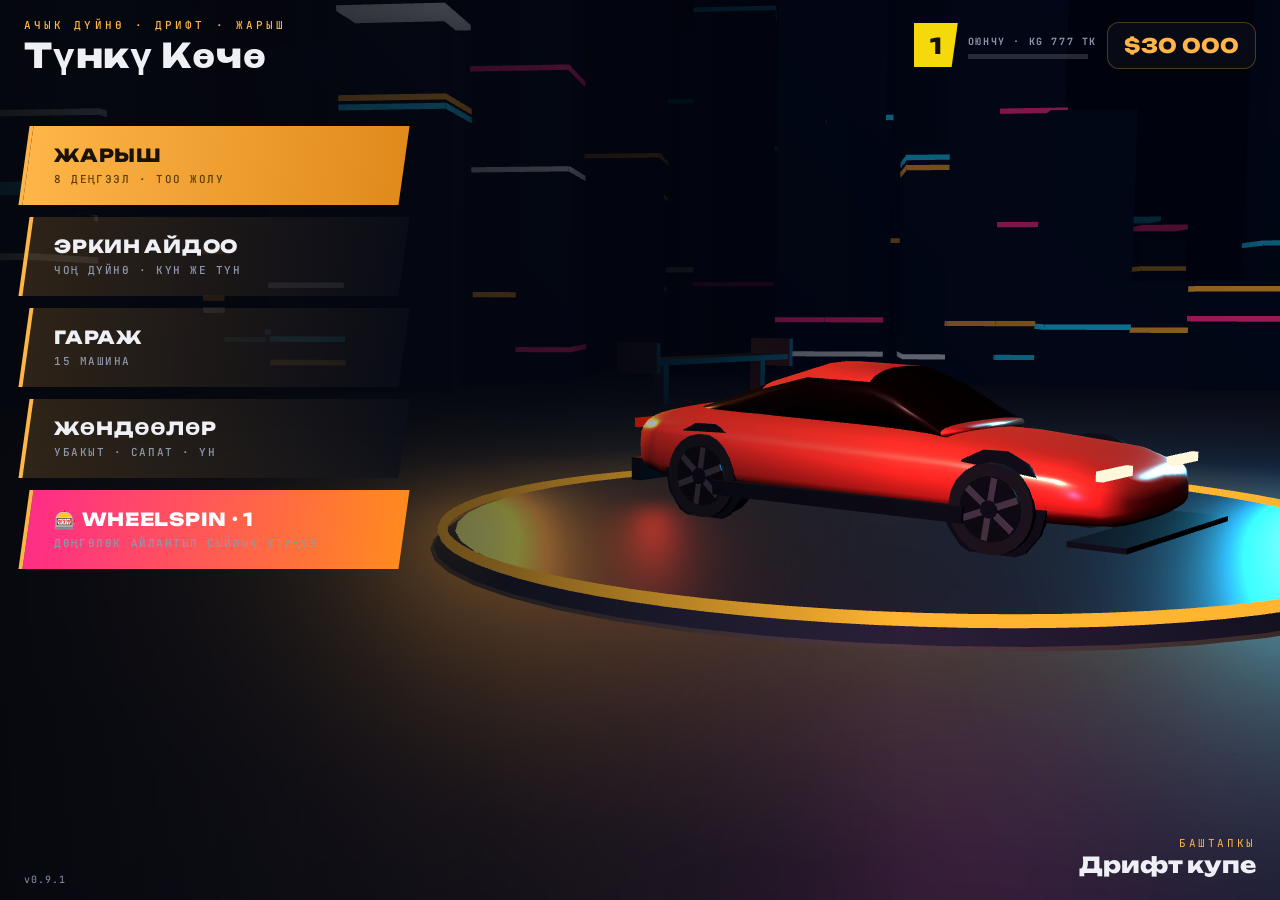
<file: index.html>
<!doctype html>
<html lang="ky">
<head>
<meta charset="utf-8">
<meta name="viewport" content="width=device-width,initial-scale=1,viewport-fit=cover,user-scalable=no">
<meta name="theme-color" content="#0a0d15">
<title>Түнкү Көчө</title>
<link rel="preconnect" href="https://fonts.googleapis.com">
<link rel="preconnect" href="https://fonts.gstatic.com" crossorigin>
<link rel="stylesheet" href="https://fonts.googleapis.com/css2?family=Unbounded:wght@500;800&family=JetBrains+Mono:wght@500;700&display=swap">
<link rel="stylesheet" href="css/base.css">
<link rel="stylesheet" href="css/hud.css">
<link rel="stylesheet" href="css/menu.css">
</head>
<body>
<canvas id="gl"></canvas>

<!-- ===== Оюндун ичиндеги HUD ===== -->
<div id="hud" hidden>
  <!-- сол жогору: деңгээл + миссия -->
  <div class="hud tl">
    <div class="lvl"><b id="lvlNum">1</b><div><span>ДЕҢГЭЭЛ</span><i><em id="lvlBar"></em></i></div></div>
    <div class="mpanel" id="mission" hidden><div class="sub" id="mTitle"></div><div class="mbig" id="mMain"></div><div class="sub" id="mSub"></div></div>
  </div>
  <!-- ортоңку жогору: упай тегереги -->
  <div class="hud score" id="score">
    <span class="spts" id="scorePts">0</span>
    <div class="ring"><svg viewBox="0 0 100 100"><circle cx="50" cy="50" r="42" class="rbg"/><circle cx="50" cy="50" r="42" class="rfg" id="scoreArc"/></svg><b id="scoreMult">X1</b></div>
    <span class="slbl" id="scoreLbl"></span>
  </div>
  <!-- оң жогору: акча, FPS, баскычтар -->
  <div class="hud tr">
    <div class="money"><div id="fps" hidden>60 fps</div><div class="cr"><i>CR</i><b id="cash">0</b></div><div class="delta" id="cashDelta"></div><div class="sub">Рекорд · <span id="best">0</span></div></div>
    <div class="col">
      <button class="iconbtn" id="pauseBtn" aria-label="Тыным">II</button>
      <button class="iconbtn" id="mapBtn" aria-label="Чоң карта">M</button>
      <button class="iconbtn" id="reset" aria-label="Жолго кайтаруу">R</button>
      <button class="iconbtn" id="camBtn" aria-label="Камера">C</button>
      <button class="iconbtn rw" data-ctl="rw" aria-label="Артка тартуу (кармап туруңуз)">⟲</button>
      <button class="iconbtn ph" id="photoBtn" aria-label="Фото режим жана дрон"><svg viewBox="0 0 24 24" width="20" height="20"><path fill="currentColor" d="M9 4 7.5 6H4a2 2 0 0 0-2 2v10a2 2 0 0 0 2 2h16a2 2 0 0 0 2-2V8a2 2 0 0 0-2-2h-3.5L15 4H9zm3 4.5a4.5 4.5 0 1 1 0 9 4.5 4.5 0 0 1 0-9zm0 2a2.5 2.5 0 1 0 0 5 2.5 2.5 0 0 0 0-5z"/></svg></button>
    </div>
  </div>
  <!-- сол ылдый: мини-карта + бензин -->
  <div class="hud bl">
    <canvas id="map" width="340" height="340" title="M — чоң карта"></canvas>
    <div class="blrow"><span class="key">M</span><span class="fuel" id="fuelTxt">БЕНЗИН 40L</span><span class="chip" id="modeChip">SPORT</span><span class="chip season" id="seasonChip" hidden></span></div>
  </div>
  <!-- оң ылдый: тахометр -->
  <canvas class="hud" id="tacho" width="440" height="320"></canvas>
  <svg id="arrow" class="hud" viewBox="-30 -30 60 60" hidden><path d="M0-24 18 16 0 8-18 16z"/></svg>
  <div class="hud planehud" id="planeHud" hidden></div>
  <div class="hud toast" id="toast"><b id="toastT"></b><small id="toastS"></small></div>
  <div class="hud prompt" id="prompt" hidden><span id="promptT"></span><button class="act" id="promptBtn" hidden></button></div>
  <div id="count"></div>
  <div id="speedfx"></div><div id="vignette"></div><div id="rewindfx"><b>⟲ АРТКА</b></div>
  <div class="ctl l">
    <div class="pad" data-ctl="left" aria-label="Солго"><svg viewBox="0 0 24 24"><path d="M15 4 6 12l9 8z"/></svg></div>
    <div class="pad" data-ctl="right" aria-label="Оңго"><svg viewBox="0 0 24 24"><path d="m9 4 9 8-9 8z"/></svg></div>
  </div>
  <div class="ctl r">
    <div class="stack"><div class="pad small n2o" data-ctl="n2o">N2O</div><div class="pad small" data-ctl="brake">ТОРМОЗ</div><div class="pad small" data-ctl="hb">ДРИФТ</div></div>
    <div class="pad gas" data-ctl="gas">ГАЗ</div>
  </div>
</div>

<!-- ===== Чоң карта (M) ===== -->
<div id="bigmap" hidden>
  <canvas id="bigcv"></canvas>
  <div class="bm-head">
    <div class="bm-brand"><b>КАРТА</b><span id="bmInfo">Каалаган жерди басыңыз</span></div>
    <div class="bm-player" id="bmPlayer"></div>
    <button class="iconbtn" id="bmClose" aria-label="Жабуу">✕</button>
  </div>
  <div class="bm-legend" id="bmLegend" hidden></div>
  <div class="bm-event" id="bmEvent" hidden></div>
  <div class="bm-zoom"><button class="iconbtn" id="bmIn" aria-label="Чоңойтуу">+</button><button class="iconbtn" id="bmOut" aria-label="Кичирейтүү">−</button><button class="iconbtn" id="bmMe" aria-label="Машинага">◎</button></div>
  <div class="bm-foot">
    <div class="bm-keys"><span><i>ESC</i>АРТКА</span><span><i>X</i>МАРШРУТ</span><span><i>L</i>ЛЕГЕНДА</span><span><i>+/−</i>МАСШТАБ</span></div>
    <div class="bm-act"><button class="act ghost" id="bmLeg">ЛЕГЕНДА</button><button class="act ghost" id="bmClear" hidden>БЕЛГИНИ ӨЧҮРҮҮ</button><button class="act ghost" id="bmRoute" disabled>МАРШРУТ</button><button class="act" id="bmGo" disabled>БАРУУ</button></div>
  </div>
</div>

<!-- ===== Меню экрандары (menu.js толтурат) ===== -->
<div id="ui">
  <section class="screen" id="scr-main" hidden></section>
  <section class="screen" id="scr-levels" hidden></section>
  <section class="screen" id="scr-free" hidden></section>
  <section class="screen" id="scr-garage" hidden></section>
  <section class="screen" id="scr-settings" hidden></section>
  <section class="screen dim" id="scr-pause" hidden></section>
  <section class="screen dim" id="scr-spin" hidden></section>
  <div id="photo" hidden></div>
  <section class="screen dim" id="scr-result" hidden></section>
  <section class="screen loading" id="scr-loading" hidden>
    <div class="ld-bg"></div>
    <div class="ld-box">
      <div class="ld-brand"><small>Ачык дүйнө · Дрифт · Жарыш</small>Түнкү Көчө</div>
      <div class="ld-level" id="ldName">ЭРКИН АЙДОО</div>
      <div class="ld-sub" id="ldSub"></div>
      <div class="ld-bar"><em></em></div>
      <div class="ld-row"><span id="ldStep">Дүйнө курулууда…</span><span class="ld-dots"><i></i><i></i><i></i></span></div>
      <div class="ld-tip"><b>КЕҢЕШ</b><span id="ldTip"></span></div>
    </div>
  </section>
</div>

<script src="libs/three.min.js"></script>
<script src="libs/GLTFLoader.js"></script>
<script src="js/config.js"></script>
<script src="js/core/storage.js"></script>
<script src="js/core/input.js"></script>
<script src="js/core/audio.js"></script>
<script src="js/cars/carBuilder.js"></script>
<script src="js/cars/cars.js"></script>
<script src="js/cars/physics.js"></script>
<script src="js/world/environment.js"></script>
<script src="js/world/mountains.js"></script>
<script src="js/world/mapCity.js"></script>
<script src="js/world/nature.js"></script>
<script src="js/world/props.js"></script>
<script src="js/world/decor.js"></script>
<script src="js/world/fx.js"></script>
<script src="js/world/weather.js"></script>
<script src="js/world/mapTouge.js"></script>
<script src="js/world/mapWorld.js"></script>
<script src="js/levels/levels.js"></script>
<script src="js/ui/showroom.js"></script>
<script src="js/ui/hud.js"></script>
<script src="js/ui/bigmap.js"></script>
<script src="js/ui/menu.js"></script>
<script src="js/core/photo.js"></script>
<script src="js/core/plane.js"></script>
<script src="js/core/horizon.js"></script>
<script src="js/core/postfx.js"></script>
<script src="js/core/game.js"></script>
</body>
</html>
</file>
<file: css/base.css>
:root{
  --night:#0a0d15; --panel:rgba(12,15,25,.72); --line:rgba(255,181,71,.28);
  --ink:#eef0f6; --dim:#8f97ab; --amber:#ffb547; --hot:#ff5a4e; --ok:#52d6a0;
  --display:'Unbounded','Arial Black',system-ui,sans-serif;
  --mono:'JetBrains Mono',ui-monospace,Menlo,Consolas,monospace;
  color-scheme:dark;
}
*{box-sizing:border-box}
html,body{height:100%;margin:0}
body{background:var(--night);color:var(--ink);overflow:hidden;font-family:var(--mono);font-size:14px;
  touch-action:none;user-select:none;-webkit-user-select:none;-webkit-tap-highlight-color:transparent}
#gl{position:fixed;inset:0;width:100%;height:100%;display:block}
[hidden]{display:none!important}
button{font-family:inherit;color:inherit}
button:focus-visible,.card:focus-visible{outline:2px solid var(--amber);outline-offset:2px}
</file>
<file: css/hud.css>
/* ===== Оюн ичиндеги HUD (CarX Street стилинде) ===== */
.hud{position:fixed;pointer-events:none;z-index:5}
.sub{font-size:11px;color:var(--dim);letter-spacing:.08em;text-transform:uppercase}
.tl{top:calc(12px + env(safe-area-inset-top,0px));left:max(16px,env(safe-area-inset-left,0px));display:flex;flex-direction:column;gap:10px;align-items:flex-start}
.lvl{display:flex;align-items:center;gap:8px}
.lvl b{display:grid;place-items:center;width:34px;height:34px;background:#f5d90a;color:#111;font:800 17px var(--display);clip-path:polygon(0 0,100% 0,85% 100%,0 100%)}
.lvl span{font:700 10px var(--mono);letter-spacing:.2em;color:var(--dim)}
.lvl i{display:block;width:110px;height:5px;background:rgba(255,255,255,.15);margin-top:4px}
.lvl em{display:block;height:100%;width:0;background:#5ee0ff}
.mpanel{display:flex;flex-direction:column;gap:3px;min-width:190px;padding:10px 14px;background:var(--panel);border-left:3px solid var(--amber);backdrop-filter:blur(6px)}
.mbig{font:800 24px/1 var(--display);font-variant-numeric:tabular-nums;color:var(--amber)}
.mbig.warn{color:var(--hot)}
/* упай тегереги */
.score{top:calc(10px + env(safe-area-inset-top,0px));left:50%;transform:translateX(-50%);display:flex;align-items:center;gap:12px;opacity:0;transition:opacity .25s}
.score.show{opacity:1}
.score .ring{position:relative;width:86px;height:86px}
.score svg{width:100%;height:100%;transform:rotate(-90deg)}
.score .rbg{fill:rgba(10,13,21,.35);stroke:rgba(255,255,255,.25);stroke-width:5}
.score .rfg{fill:none;stroke:#3cf0b0;stroke-width:6;stroke-linecap:round;stroke-dasharray:264;stroke-dashoffset:264;transition:stroke-dashoffset .1s}
.score .ring b{position:absolute;inset:0;display:grid;place-items:center;font:800 24px var(--display);color:#fff;text-shadow:0 2px 8px rgba(0,0,0,.6)}
.score .spts{font:800 26px var(--display);color:#3cf0b0;min-width:90px;text-align:right;text-shadow:0 2px 10px rgba(0,0,0,.5);font-variant-numeric:tabular-nums}
.score .slbl{font:800 18px var(--display);color:#fff;min-width:150px;text-shadow:0 2px 10px rgba(0,0,0,.6)}
.score .slbl em{font-style:normal;color:#f5d90a}
.score.bank .spts{color:#f5d90a}.score.fail .spts{color:var(--hot)}.score.fail .rfg{stroke:var(--hot)}
/* оң жогору */
.tr{top:calc(10px + env(safe-area-inset-top,0px));right:max(16px,env(safe-area-inset-right,0px));display:flex;gap:10px;align-items:flex-start}
.tr .col{display:flex;flex-direction:column;gap:8px}
.money{text-align:right;display:flex;flex-direction:column;gap:4px;align-items:flex-end}
.money .cr{display:flex;align-items:center;gap:8px;font:800 22px var(--display);background:rgba(10,13,21,.45);padding:4px 10px}
.money .cr i{font:900 11px var(--mono);font-style:normal;color:#0b3a10;background:#6ee66a;border-radius:10px;padding:2px 6px}
.money .delta{font:800 15px var(--display);color:#6ee66a;opacity:0;transition:opacity .3s}
.money .delta.on{opacity:1}
#fps{font:800 22px var(--display);color:#6ee66a;background:rgba(10,13,21,.45);padding:2px 10px}
.iconbtn{pointer-events:auto;width:40px;height:40px;border-radius:10px;border:1px solid var(--line);background:var(--panel);font:700 12px var(--mono);cursor:pointer}
/* сол ылдый */
.bl{bottom:calc(10px + env(safe-area-inset-bottom,0px));left:max(16px,env(safe-area-inset-left,0px));display:flex;flex-direction:column;gap:6px;align-items:flex-start}
#map{width:190px;height:190px;border-radius:50%;pointer-events:auto;cursor:pointer}
.blrow{display:flex;gap:8px;align-items:center;font:700 11px var(--mono);letter-spacing:.1em}
.key{display:inline-grid;place-items:center;min-width:20px;height:20px;padding:0 4px;background:#e8eaee;color:#111;border-radius:3px;font:800 11px var(--mono)}
.fuel{color:#f5c84a}.fuel.low{color:var(--hot);animation:blink 1s infinite}
@keyframes blink{50%{opacity:.35}}
.chip{background:#c9f23a;color:#111;padding:2px 6px;font:800 11px var(--display)}
.chip.tc{background:#5ee0ff}
/* тахометр */
#tacho{right:max(10px,env(safe-area-inset-right,0px));bottom:calc(4px + env(safe-area-inset-bottom,0px));width:330px;height:240px}
#arrow{width:54px;height:54px;top:calc(108px + env(safe-area-inset-top,0px));left:50%;margin-left:-27px;fill:var(--amber);filter:drop-shadow(0 0 8px rgba(255,181,71,.6))}
.toast{top:30%;left:50%;transform:translateX(-50%);text-align:center;opacity:0;transition:opacity .3s}
.toast.on{opacity:1}
.toast b{display:block;font:800 clamp(24px,4.4vw,40px)/1.1 var(--display);color:#f5d90a;text-shadow:0 3px 16px rgba(0,0,0,.6)}
.toast small{font:700 13px var(--mono);letter-spacing:.14em;color:#fff;text-shadow:0 2px 8px rgba(0,0,0,.8)}
.prompt{bottom:calc(150px + env(safe-area-inset-bottom,0px));left:50%;transform:translateX(-50%);display:flex;gap:10px;align-items:center;background:var(--panel);border:1px solid var(--line);padding:10px 14px;pointer-events:auto;font:700 13px var(--mono);letter-spacing:.08em}
.prompt .act{padding:10px 16px;font-size:13px}
#count{position:fixed;inset:0;display:grid;place-items:center;z-index:8;pointer-events:none;font:800 clamp(80px,22vw,200px)/1 var(--display);color:var(--amber);text-shadow:0 0 50px rgba(255,181,71,.55);opacity:0}
#count.pop{animation:pop .9s ease-out}
@keyframes pop{0%{opacity:0;transform:scale(1.8)}25%{opacity:1;transform:scale(1)}80%{opacity:1}100%{opacity:0;transform:scale(.9)}}
/* телефон баскычтары */
.ctl{position:fixed;z-index:6;bottom:calc(14px + env(safe-area-inset-bottom,0px));display:flex;gap:10px;align-items:flex-end}
.ctl.l{left:max(16px,env(safe-area-inset-left,0px))}
.ctl.r{right:max(16px,env(safe-area-inset-right,0px))}
.pad{width:78px;height:78px;border-radius:18px;border:1px solid rgba(255,255,255,.18);background:var(--panel);font:700 11px var(--mono);letter-spacing:.06em;display:grid;place-items:center;touch-action:none;cursor:pointer;backdrop-filter:blur(6px)}
.pad svg{width:30px;height:30px;fill:currentColor}
.pad.on{background:rgba(255,181,71,.25);border-color:var(--amber);color:var(--amber)}
.pad.gas{height:150px;width:82px}
.pad.n2o{color:#5ee0ff;border-color:rgba(94,224,255,.5)}
.stack{display:flex;flex-direction:column;gap:8px}
.pad.small{height:45px}
@media (hover:hover) and (pointer:fine){.ctl{display:none}}
@media (pointer:coarse){
  .bl{top:calc(56px + env(safe-area-inset-top,0px));bottom:auto}
  #map{width:120px;height:120px}
  .tl{top:calc(10px + env(safe-area-inset-top,0px))}
  .tl .mpanel{position:fixed;top:calc(10px + env(safe-area-inset-top,0px));left:50%;transform:translateX(-50%);min-width:160px;padding:6px 10px}
  .score{top:calc(70px + env(safe-area-inset-top,0px))}
  .score .ring{width:62px;height:62px}.score .spts,.score .slbl{font-size:16px;min-width:70px}
  #tacho{width:200px;height:145px;bottom:auto;top:calc(100px + env(safe-area-inset-top,0px));right:max(8px,env(safe-area-inset-right,0px))}
  .tr .col{flex-direction:row}
  .money .cr{font-size:16px}
}
/* ===== чоң карта ===== */
#bigmap{position:fixed;inset:0;z-index:15;background:#0a0d15}
#bigcv{position:absolute;inset:0;width:100%;height:100%;touch-action:none;cursor:crosshair}
.bm-head{position:absolute;top:calc(12px + env(safe-area-inset-top,0px));left:max(16px,env(safe-area-inset-left,0px));right:max(16px,env(safe-area-inset-right,0px));display:flex;gap:14px;align-items:flex-start}
.bm-brand{display:flex;flex-direction:column;gap:6px;background:rgba(20,24,34,.85);padding:12px 16px;min-width:220px}
.bm-brand b{font:800 20px var(--display);letter-spacing:.12em}
.bm-brand span{font-size:11px;color:var(--dim);letter-spacing:.06em;max-width:300px}
.bm-player{margin-left:auto;display:flex;gap:2px;background:rgba(20,24,34,.85)}
.bm-player>div{padding:10px 14px;display:flex;flex-direction:column;gap:4px;justify-content:center}
.bm-player .lv{background:#f5d90a;color:#111;font:800 28px var(--display);display:grid;place-items:center;min-width:56px}
.bm-player b{font:800 15px var(--display)}
.bm-player small{font:700 11px var(--mono);color:var(--dim);letter-spacing:.08em}
.bm-player .xp{width:150px;height:5px;background:rgba(255,255,255,.15)}.bm-player .xp i{display:block;height:100%;background:#5ee0ff}
.bm-head .iconbtn{width:46px;height:46px;font-size:18px}
.bm-legend{position:absolute;left:max(16px,env(safe-area-inset-left,0px));top:120px;background:rgba(20,24,34,.9);padding:14px 16px;display:grid;gap:8px;font:700 12px var(--mono);letter-spacing:.06em}
.bm-legend div{display:flex;gap:10px;align-items:center}
.bm-legend i{font-style:normal;width:24px;height:24px;display:grid;place-items:center;border-radius:50%;font-size:13px}
.bm-event{position:absolute;left:50%;bottom:110px;transform:translateX(-50%);background:rgba(20,24,34,.95);border:1px solid var(--line);padding:14px 18px;display:flex;flex-direction:column;gap:8px;min-width:280px}
.bm-event h3{margin:0;font:800 18px var(--display)}
.bm-event .stars{color:var(--amber);letter-spacing:.15em}
.bm-zoom{position:absolute;right:max(16px,env(safe-area-inset-right,0px));top:50%;transform:translateY(-50%);display:flex;flex-direction:column;gap:8px}
.bm-zoom .iconbtn{width:46px;height:46px;font-size:18px}
.bm-foot{position:absolute;bottom:calc(14px + env(safe-area-inset-bottom,0px));left:max(16px,env(safe-area-inset-left,0px));right:max(16px,env(safe-area-inset-right,0px));display:flex;justify-content:space-between;align-items:flex-end;gap:10px;flex-wrap:wrap}
.bm-keys{display:flex;gap:6px;flex-wrap:wrap}
.bm-keys span{display:flex;align-items:center;gap:6px;background:rgba(20,24,34,.85);padding:6px 10px;font:800 13px var(--display)}
.bm-keys i{font-style:normal;background:#e8eaee;color:#111;padding:2px 6px;font:800 12px var(--mono)}
.bm-act{display:flex;gap:8px;flex-wrap:wrap}
.bm-act .act{padding:13px 20px}
@media (pointer:coarse){.bm-keys{display:none}.bm-player{display:none}}

/* ===== фото / дрон режими ===== */
.iconbtn.ph{display:grid;place-items:center;color:var(--amber)}
#photo{position:fixed;inset:0;z-index:30;pointer-events:none;font:500 12px var(--ui,system-ui)}
#photo button,#photo input,#photo label,#photo .ph-joy{pointer-events:auto}
.ph-top{position:absolute;top:14px;left:14px;right:14px;display:flex;gap:12px;align-items:center}
.ph-mode{display:flex;background:var(--panel);border:1px solid var(--line);border-radius:12px;overflow:hidden}
.ph-mode button{border:0;background:none;color:var(--dim);padding:10px 18px;font:800 13px var(--display);letter-spacing:.08em;cursor:pointer}
.ph-mode button[aria-pressed="true"]{background:var(--amber);color:#1a1205}
.ph-hint{flex:1;color:rgba(255,255,255,.75);text-shadow:0 1px 3px #000;line-height:1.6}
.ph-hint b{color:#fff;font-family:var(--mono)}
.ph-x{width:44px;height:44px;border-radius:12px;border:1px solid var(--line);background:var(--panel);color:#fff;font-size:18px;cursor:pointer}
.ph-side{position:absolute;right:14px;top:74px;width:230px;display:flex;flex-direction:column;gap:10px;padding:14px;background:var(--panel);border:1px solid var(--line);border-radius:14px}
.ph-side label{display:flex;flex-direction:column;gap:6px;color:var(--dim);font-size:11px;letter-spacing:.06em;text-transform:uppercase}
.ph-side label b{color:#fff;font-family:var(--mono);float:right}
.ph-side input[type=range]{width:100%;accent-color:var(--amber)}
.ph-seg{display:flex;gap:4px}
.ph-seg button{flex:1;border:1px solid var(--line);background:rgba(255,255,255,.06);color:var(--ink);border-radius:8px;padding:7px 2px;font:700 10px var(--ui,system-ui);cursor:pointer}
.ph-seg button[aria-pressed="true"]{background:var(--amber);color:#1a1205;border-color:transparent}
.ph-small{border:1px solid var(--line);background:rgba(255,255,255,.06);color:var(--ink);border-radius:8px;padding:9px;font:700 11px var(--display);letter-spacing:.06em;cursor:pointer}
.ph-shot{position:absolute;left:50%;bottom:26px;transform:translateX(-50%);width:76px;height:76px;border-radius:50%;border:4px solid #fff;background:rgba(0,0,0,.25);cursor:pointer;display:grid;place-items:center}
.ph-shot i{width:56px;height:56px;border-radius:50%;background:#fff;transition:transform .1s}
.ph-shot:active i{transform:scale(.85)}
.ph-thumb{position:absolute;left:calc(50% + 60px);bottom:30px;width:110px;border-radius:8px;border:2px solid #fff;box-shadow:0 6px 20px rgba(0,0,0,.5)}
.ph-thumb.pop{animation:phpop .5s ease-out}
@keyframes phpop{from{transform:scale(1.6) translateY(-40px);opacity:0}to{transform:none;opacity:1}}
.ph-flash{position:absolute;inset:0;background:#fff;opacity:0;pointer-events:none}
.ph-flash.go{animation:phflash .35s ease-out}
@keyframes phflash{from{opacity:.85}to{opacity:0}}
.ph-joy,.ph-ud{display:none}
#photo.drone .ph-joy{position:absolute;left:24px;bottom:24px;width:140px;height:140px;border-radius:50%;background:rgba(0,0,0,.28);border:2px solid rgba(255,255,255,.35);touch-action:none}
#photo.drone .ph-joy i{position:absolute;left:50%;top:50%;width:56px;height:56px;margin:-28px;border-radius:50%;background:rgba(255,255,255,.75)}
#photo.drone .ph-ud{position:absolute;right:24px;bottom:30px;flex-direction:column;gap:10px}
#photo.drone .ph-ud button{width:60px;height:60px;border-radius:14px;border:1px solid var(--line);background:var(--panel);color:#fff;font-size:20px;touch-action:none}
@media (pointer:fine){#photo.drone .ph-joy,#photo.drone .ph-ud{display:none}}
@media (pointer:coarse){#photo.drone .ph-joy{display:block}#photo.drone .ph-ud{display:flex}.ph-hint{display:none}.ph-side{top:70px;width:190px;padding:10px;gap:7px}}
#photo.clean .ph-side,#photo.clean .ph-hint,#photo.clean .ph-thumb{display:none}
.row2{display:flex;gap:8px}.row2 .act{flex:1}

/* ===== самолёт ===== */
#hud.plane #tacho,#hud.plane #score,#hud.plane #fuelTxt,#hud.plane #camBtn{display:none}
.planehud{position:absolute;right:18px;bottom:18px;display:flex;gap:10px;align-items:flex-end;flex-wrap:wrap;justify-content:flex-end;max-width:520px;pointer-events:none}
.planehud[hidden]{display:none}
.planehud>div{background:var(--panel);border:1px solid var(--line);border-radius:12px;padding:10px 14px;min-width:86px;text-align:center}
.planehud small{display:block;color:var(--dim);font-size:10px;letter-spacing:.1em}
.planehud b{font:800 26px var(--display);color:#fff}.planehud i{font-style:normal;color:var(--dim);font-size:11px;margin-left:3px}
.planehud .thr span{display:block;width:16px;height:46px;margin:4px auto;border-radius:6px;background:rgba(255,255,255,.12);position:relative;overflow:hidden}
.planehud .thr em{position:absolute;left:0;right:0;bottom:0;background:var(--amber)}
.planehud .warn{background:#b8221a;color:#fff;font:800 16px var(--display);animation:blink .6s infinite}
.planehud .keys{flex-basis:100%;min-width:0;font-size:11px;color:rgba(255,255,255,.8);background:rgba(0,0,0,.35)}
@keyframes blink{50%{opacity:.4}}

.chip.season{background:rgba(255,255,255,.12);color:#fff;margin-left:6px}
.chip.season[hidden]{display:none}

/* ===== Forza сыяктуу экран эффекттери ===== */
#vignette{position:fixed;inset:0;pointer-events:none;background:radial-gradient(ellipse at center,transparent 55%,rgba(0,0,0,.38) 100%);z-index:1}
#speedfx{position:fixed;inset:-20%;pointer-events:none;opacity:0;z-index:1;background:repeating-conic-gradient(from 0deg at 50% 52%,rgba(255,255,255,0) 0deg 5deg,rgba(255,255,255,.22) 5deg 5.5deg);-webkit-mask:radial-gradient(circle at 50% 52%,transparent 30%,#000 70%);mask:radial-gradient(circle at 50% 52%,transparent 30%,#000 70%);animation:spfx .25s linear infinite}
@keyframes spfx{from{transform:rotate(0)}to{transform:rotate(1.8deg)}}
#rewindfx{position:fixed;inset:0;pointer-events:none;display:none;z-index:2;background:linear-gradient(rgba(40,120,255,.16),rgba(40,120,255,.16)),repeating-linear-gradient(0deg,rgba(255,255,255,.05) 0 2px,transparent 2px 5px);align-items:flex-start;justify-content:center}
#rewindfx b{margin-top:18vh;font:900 34px var(--display);color:#fff;letter-spacing:.2em;text-shadow:0 2px 12px rgba(0,60,200,.8)}
body.rewind #rewindfx{display:flex}
body.rewind #gl{filter:saturate(.45) contrast(1.1) !important}
.iconbtn.rw{font-size:18px;color:#7ec2ff}
</file>
<file: css/menu.css>
#ui{position:fixed;inset:0;z-index:20;pointer-events:none}
.screen{position:absolute;inset:0;pointer-events:auto;padding:calc(18px + env(safe-area-inset-top,0px)) max(24px,env(safe-area-inset-right,0px)) calc(18px + env(safe-area-inset-bottom,0px)) max(24px,env(safe-area-inset-left,0px));overflow:auto;touch-action:pan-y;
  background:linear-gradient(90deg,rgba(6,8,14,.92) 0,rgba(6,8,14,.55) 38%,rgba(6,8,14,0) 70%)}
.screen.dim{background:rgba(6,8,14,.78);display:grid;place-items:center}
.screen.center{place-items:center}
.top{display:flex;align-items:center;gap:14px;justify-content:space-between;margin-bottom:18px}
.brand{font:800 clamp(22px,3.4vw,34px)/1 var(--display);letter-spacing:.02em}
.brand small{display:block;font:500 11px var(--mono);letter-spacing:.28em;color:var(--amber);margin-bottom:6px;text-transform:uppercase}
.wallet{font:800 20px var(--display);color:var(--amber);padding:10px 16px;border:1px solid var(--line);background:var(--panel);border-radius:12px}
.back{border:1px solid var(--line);background:var(--panel);border-radius:12px;padding:12px 16px;cursor:pointer;font:700 12px var(--mono);letter-spacing:.1em}
h2{margin:0;font:800 clamp(20px,3vw,30px)/1 var(--display)}

/* ----- башкы меню ----- */
.mainnav{display:flex;flex-direction:column;gap:12px;margin-top:6vh;width:min(380px,86vw)}
.big{position:relative;text-align:left;border:0;cursor:pointer;color:var(--ink);padding:18px 26px;font:800 18px var(--display);letter-spacing:.04em;
  background:linear-gradient(90deg,rgba(255,181,71,.16),rgba(12,15,25,.72));border-left:4px solid var(--amber);transform:skewX(-8deg);transition:transform .15s,background .15s}
.big>*{display:inline-block;transform:skewX(8deg)}
.big small{display:block;font:500 11px var(--mono);color:var(--dim);letter-spacing:.14em;margin-top:6px;text-transform:uppercase}
.big:hover,.big:focus-visible{background:linear-gradient(90deg,rgba(255,181,71,.38),rgba(12,15,25,.8));transform:skewX(-8deg) translateX(10px)}
.big.primary{background:linear-gradient(90deg,var(--amber),#e08a1c);color:#1a1205}.big.primary small{color:#5a3d08}
.carcap{position:fixed;right:max(24px,env(safe-area-inset-right,0px));bottom:calc(22px + env(safe-area-inset-bottom,0px));text-align:right}
.carcap b{display:block;font:800 22px var(--display)}.carcap span{font-size:11px;color:var(--amber);letter-spacing:.24em;text-transform:uppercase}
.ver{position:fixed;left:max(24px,env(safe-area-inset-left,0px));bottom:calc(14px + env(safe-area-inset-bottom,0px));font-size:10px;color:var(--dim);letter-spacing:.1em}

/* ----- деңгээлдер ----- */
.grid{display:grid;grid-template-columns:repeat(auto-fill,minmax(250px,1fr));gap:14px}
.card{position:relative;text-align:left;border:1px solid var(--line);background:var(--panel);border-radius:16px;padding:0;cursor:pointer;overflow:hidden;backdrop-filter:blur(6px)}
.card .thumb{height:96px;position:relative}
.thumb.day{background:linear-gradient(#3b78d0,#bcd5ef 70%,#5d7a45 70%)}
.thumb.sunset{background:linear-gradient(#25295e,#ff8c4d 70%,#2a2430 70%)}
.thumb.night{background:linear-gradient(#03050e,#1d2a4c 70%,#12151d 70%)}
.thumb .badge{position:absolute;left:10px;top:10px;font-size:10px;letter-spacing:.16em;padding:4px 8px;border-radius:6px;background:rgba(0,0,0,.55);text-transform:uppercase}
.thumb .stars{position:absolute;right:10px;top:8px;color:var(--amber);letter-spacing:.1em}
.card .body{padding:12px 14px 14px}
.card h3{margin:0 0 4px;font:800 15px var(--display)}
.card p{margin:6px 0 0;font-size:12px;color:var(--dim);line-height:1.5}
.card.locked{opacity:.5;cursor:not-allowed}
.card .lock{position:absolute;inset:0;display:grid;place-items:center;font:800 14px var(--display);background:rgba(0,0,0,.35);letter-spacing:.12em}
.card:not(.locked):hover{border-color:var(--amber);transform:translateY(-2px)}
.card{transition:transform .15s,border-color .15s}

/* ----- гараж ----- */
.garage{display:flex;gap:18px;height:calc(100% - 70px)}
.gpanel{margin-left:auto;width:min(420px,48vw);display:flex;flex-direction:column;gap:12px;background:linear-gradient(180deg,rgba(12,15,25,.86),rgba(12,15,25,.7));border:1px solid var(--line);border-radius:18px;padding:16px;backdrop-filter:blur(8px);overflow:auto}
.cars{display:grid;grid-template-columns:repeat(2,1fr);gap:8px;max-height:38vh;overflow-y:auto;padding-right:4px}
.cbtn{border:1px solid rgba(255,255,255,.12);background:rgba(255,255,255,.04);border-radius:12px;padding:10px;text-align:left;cursor:pointer}
.cbtn b{display:block;font:700 12px var(--display)}.cbtn span{font-size:10px;color:var(--dim);letter-spacing:.1em}
.cbtn.sel{border-color:var(--amber);background:rgba(255,181,71,.14)}
.cbtn .own{color:var(--ok)}
.stat{display:grid;grid-template-columns:92px 1fr;gap:10px;align-items:center;font-size:11px;color:var(--dim);letter-spacing:.1em;text-transform:uppercase;margin:6px 0}
.bar{height:6px;border-radius:3px;background:rgba(255,255,255,.12);overflow:hidden}.bar i{display:block;height:100%;background:linear-gradient(90deg,var(--amber),var(--hot))}
.sws{display:flex;gap:8px;flex-wrap:wrap}
.sw{width:34px;height:34px;border-radius:50%;border:2px solid transparent;cursor:pointer}
.sw[aria-pressed="true"]{border-color:var(--ink);box-shadow:0 0 0 3px var(--night) inset}
.act{border:0;border-radius:14px;padding:16px;background:var(--amber);color:#1a1205;font:800 15px var(--display);cursor:pointer;letter-spacing:.04em}
.act[disabled]{background:rgba(255,255,255,.14);color:var(--dim);cursor:not-allowed}
.act.ghost{background:rgba(255,255,255,.08);color:var(--ink);border:1px solid var(--line)}

/* ----- жөндөөлөр / тыным / жыйынтык ----- */
.panel{width:min(520px,92vw);display:flex;flex-direction:column;gap:14px;background:rgba(12,15,25,.88);border:1px solid var(--line);border-radius:20px;padding:22px;backdrop-filter:blur(8px)}
.row{display:flex;gap:8px;flex-wrap:wrap;align-items:center;justify-content:space-between}
.row>label{font-size:12px;letter-spacing:.1em;color:var(--dim);text-transform:uppercase}
.seg{display:flex;gap:6px;flex-wrap:wrap}
.seg button{border:1px solid var(--line);background:rgba(255,255,255,.05);border-radius:10px;padding:10px 14px;cursor:pointer;font:700 12px var(--mono)}
.seg button[aria-pressed="true"]{background:var(--amber);color:#1a1205;border-color:var(--amber)}
.settings{display:flex;flex-direction:column;gap:18px;max-width:560px;margin-top:10px}
.result h1{margin:0;font:800 clamp(28px,6vw,46px)/1 var(--display)}
.result .stars{font-size:38px;color:var(--amber);letter-spacing:.2em}
.result .stars i{color:rgba(255,255,255,.2);font-style:normal}
.result ul{list-style:none;padding:0;margin:0;display:grid;gap:6px;color:var(--dim);font-size:13px}
.result li b{color:var(--ink)}
.loader{text-align:center;display:flex;flex-direction:column;gap:16px;align-items:center;font:800 18px var(--display);letter-spacing:.2em}
.loader i{width:140px;height:4px;background:rgba(255,255,255,.14);border-radius:2px;position:relative;overflow:hidden}
.loader i::after{content:"";position:absolute;inset:0;width:40%;background:var(--amber);animation:ld 1s infinite ease-in-out}
@keyframes ld{0%{transform:translateX(-100%)}100%{transform:translateX(260%)}}
@media (max-width:760px){.garage{flex-direction:column}.gpanel{width:100%;margin:0}.screen{background:rgba(6,8,14,.7)}}

/* ----- эркин айдоо: убакыт тандоо ----- */
.picks{display:grid;grid-template-columns:repeat(auto-fill,minmax(210px,1fr));gap:14px;max-width:900px}
.picks .thumb{height:150px;display:grid;place-items:center;font:800 26px var(--display);text-shadow:0 2px 12px rgba(0,0,0,.6)}
.picks .card.last{border-color:var(--amber)}

/* ----- оюнчунун картасы (башкы меню) ----- */
.pcard{display:flex;align-items:center;gap:10px}
.pcard .plv{display:grid;place-items:center;width:44px;height:44px;background:#f5d90a;color:#111;font:800 22px var(--display);clip-path:polygon(0 0,100% 0,86% 100%,0 100%)}
.pcard span{font:700 10px var(--mono);letter-spacing:.16em;color:var(--dim)}
.pcard i{display:block;width:120px;height:5px;background:rgba(255,255,255,.15);margin-top:5px}
.pcard em{display:block;height:100%;background:#5ee0ff}
/* ----- жөндөөлөр: бөлүмдөр ----- */
.tabs{display:flex;gap:4px;flex-wrap:wrap;margin-bottom:6px}
.tabs button{border:0;background:rgba(20,24,34,.9);padding:12px 16px;font:800 13px var(--display);letter-spacing:.04em;cursor:pointer}
.tabs button[aria-pressed="true"]{background:#e8eaee;color:#111}
.settings .row{background:rgba(20,24,34,.75);padding:14px 16px}
.rng{display:flex;align-items:center;gap:12px}
.rng input{width:220px;accent-color:var(--amber)}
.rng b{min-width:52px;text-align:right;font:700 13px var(--mono)}
.keys{display:grid;grid-template-columns:repeat(auto-fill,minmax(250px,1fr));gap:8px}
.keys div{display:flex;gap:12px;align-items:center;background:rgba(20,24,34,.75);padding:10px 12px;font-size:13px}
.keys i{font-style:normal;background:#e8eaee;color:#111;padding:3px 8px;font:800 12px var(--mono);min-width:64px;text-align:center}
.plate-row{display:flex;gap:8px}
.plate-row input{flex:1;min-width:0;background:#f4f4f0;color:#111;border:3px solid #111;padding:10px 12px;font:900 18px "Arial Narrow",Arial;letter-spacing:.08em;text-transform:uppercase}
.plate-row .act{padding:10px 14px;font-size:12px}
.screen .settings{max-width:820px}

/* ===== жүктөө экраны ===== */
.screen.loading{display:flex;align-items:flex-end;justify-content:flex-start;padding:6vh 6vw;background:#07090f}
.screen.loading[hidden]{display:none}
.ld-bg{position:absolute;inset:0;background:radial-gradient(120% 80% at 80% 30%,rgba(255,181,71,.22),transparent 60%),linear-gradient(160deg,#0d1220 0%,#141b2e 45%,#2a1a14 100%);overflow:hidden}
.ld-bg::before{content:"";position:absolute;left:-10%;right:-10%;bottom:18%;height:38%;background:repeating-linear-gradient(90deg,rgba(255,255,255,.06) 0 60px,transparent 60px 140px);transform:perspective(500px) rotateX(62deg);animation:ldroad 1.2s linear infinite}
.ld-bg::after{content:"";position:absolute;right:8%;top:16%;width:34vmin;height:34vmin;border-radius:50%;background:radial-gradient(circle,rgba(255,200,120,.55),rgba(255,120,60,.15) 55%,transparent 70%)}
@keyframes ldroad{from{background-position:0 0}to{background-position:-140px 0}}
.ld-box{position:relative;max-width:640px;width:100%;display:flex;flex-direction:column;gap:12px}
.ld-brand{font:900 clamp(30px,6vw,64px)/1 var(--display);color:#fff;letter-spacing:.02em}
.ld-brand small{display:block;font:700 12px var(--mono);letter-spacing:.3em;color:var(--amber);margin-bottom:10px;text-transform:uppercase}
.ld-level{font:800 20px var(--display);color:var(--amber);letter-spacing:.12em;text-transform:uppercase}
.ld-sub{color:var(--dim);font-size:13px;margin-top:-6px}
.ld-bar{height:8px;border-radius:4px;background:rgba(255,255,255,.1);overflow:hidden;margin-top:10px}
.ld-bar em{display:block;height:100%;width:100%;background:linear-gradient(90deg,#ffb547,#ff5a4e);transform-origin:left;transform:scaleX(.02);animation:ldbar 4s cubic-bezier(.2,.7,.3,1) forwards}
@keyframes ldbar{0%{transform:scaleX(.02)}60%{transform:scaleX(.72)}100%{transform:scaleX(.97)}}
.ld-row{display:flex;justify-content:space-between;color:#cfd4e0;font-size:12px;letter-spacing:.12em;text-transform:uppercase}
.ld-dots i{display:inline-block;width:6px;height:6px;margin-left:5px;border-radius:50%;background:var(--amber);animation:ldd 1s infinite}
.ld-dots i:nth-child(2){animation-delay:.2s}.ld-dots i:nth-child(3){animation-delay:.4s}
@keyframes ldd{50%{opacity:.2;transform:translateY(-3px)}}
.ld-tip{margin-top:12px;padding:12px 14px;border-left:3px solid var(--amber);background:rgba(255,255,255,.05);color:#e6e9f0;font-size:13px;line-height:1.6}
.ld-tip b{display:block;color:var(--amber);font-size:11px;letter-spacing:.2em;margin-bottom:4px}

/* ===== гараж: тюнинг жана жасалга ===== */
.gtabs{display:flex;gap:6px}.gtabs button{flex:1}
.trow{display:flex;align-items:center;justify-content:space-between;gap:10px;padding:10px 0;border-bottom:1px solid var(--line)}
.trow b{display:block;font:800 14px var(--display)}.trow small{display:block;color:var(--dim);font-size:11px;margin:2px 0 6px}
.trow .act{padding:10px 12px;font-size:11px;white-space:nowrap}
.pips{display:flex;gap:4px}.pips i{width:22px;height:6px;border-radius:3px;background:rgba(255,255,255,.14)}.pips i.on{background:var(--amber)}
.srow{display:flex;flex-direction:column;gap:6px;padding:8px 0;border-bottom:1px solid var(--line)}
.srow label{font-size:11px;letter-spacing:.1em;color:var(--dim);text-transform:uppercase}
.srow .seg{flex-wrap:wrap}.srow .seg button{font-size:11px;padding:7px 9px}
.srow .dot{display:inline-block;width:9px;height:9px;border-radius:50%;margin-right:5px;vertical-align:-1px;border:1px solid rgba(255,255,255,.4)}

/* ===== wheelspin ===== */
.spinbox{width:min(760px,94vw);display:flex;flex-direction:column;gap:14px;align-items:stretch;text-align:center}
.reel{position:relative;height:170px;overflow:hidden;border-radius:16px;border:1px solid var(--line);background:rgba(8,10,18,.8)}
.reel .strip{display:flex;height:100%;will-change:transform}
.reel .card{flex:0 0 150px;height:100%;box-sizing:border-box;padding:18px 10px;border-right:1px solid rgba(255,255,255,.06);display:flex;flex-direction:column;align-items:center;justify-content:center;gap:8px;background:linear-gradient(180deg,color-mix(in srgb,var(--c) 45%,transparent),transparent)}
.reel .card small{font:800 10px var(--display);letter-spacing:.15em;color:var(--c)}
.reel .card b{font-size:34px}.reel .card span{font:800 14px var(--display);color:#fff}
.reel .mark{position:absolute;left:50%;top:0;bottom:0;width:3px;margin-left:-1.5px;background:var(--amber);box-shadow:0 0 14px var(--amber)}
.spinres{min-height:74px}
.won{display:inline-flex;flex-direction:column;gap:4px;padding:12px 26px;border-radius:14px;border:2px solid var(--c);background:color-mix(in srgb,var(--c) 25%,transparent);animation:wonpop .5s ease-out}
.won small{font:800 11px var(--display);letter-spacing:.2em;color:var(--c)}.won b{font:900 26px var(--display);color:#fff}.won span{color:var(--dim);font-size:12px}
@keyframes wonpop{from{transform:scale(.6);opacity:0}to{transform:none;opacity:1}}
.big.spinbtn{background:linear-gradient(90deg,#ff2d87,#ff8a1f)!important;color:#fff}
</file>
